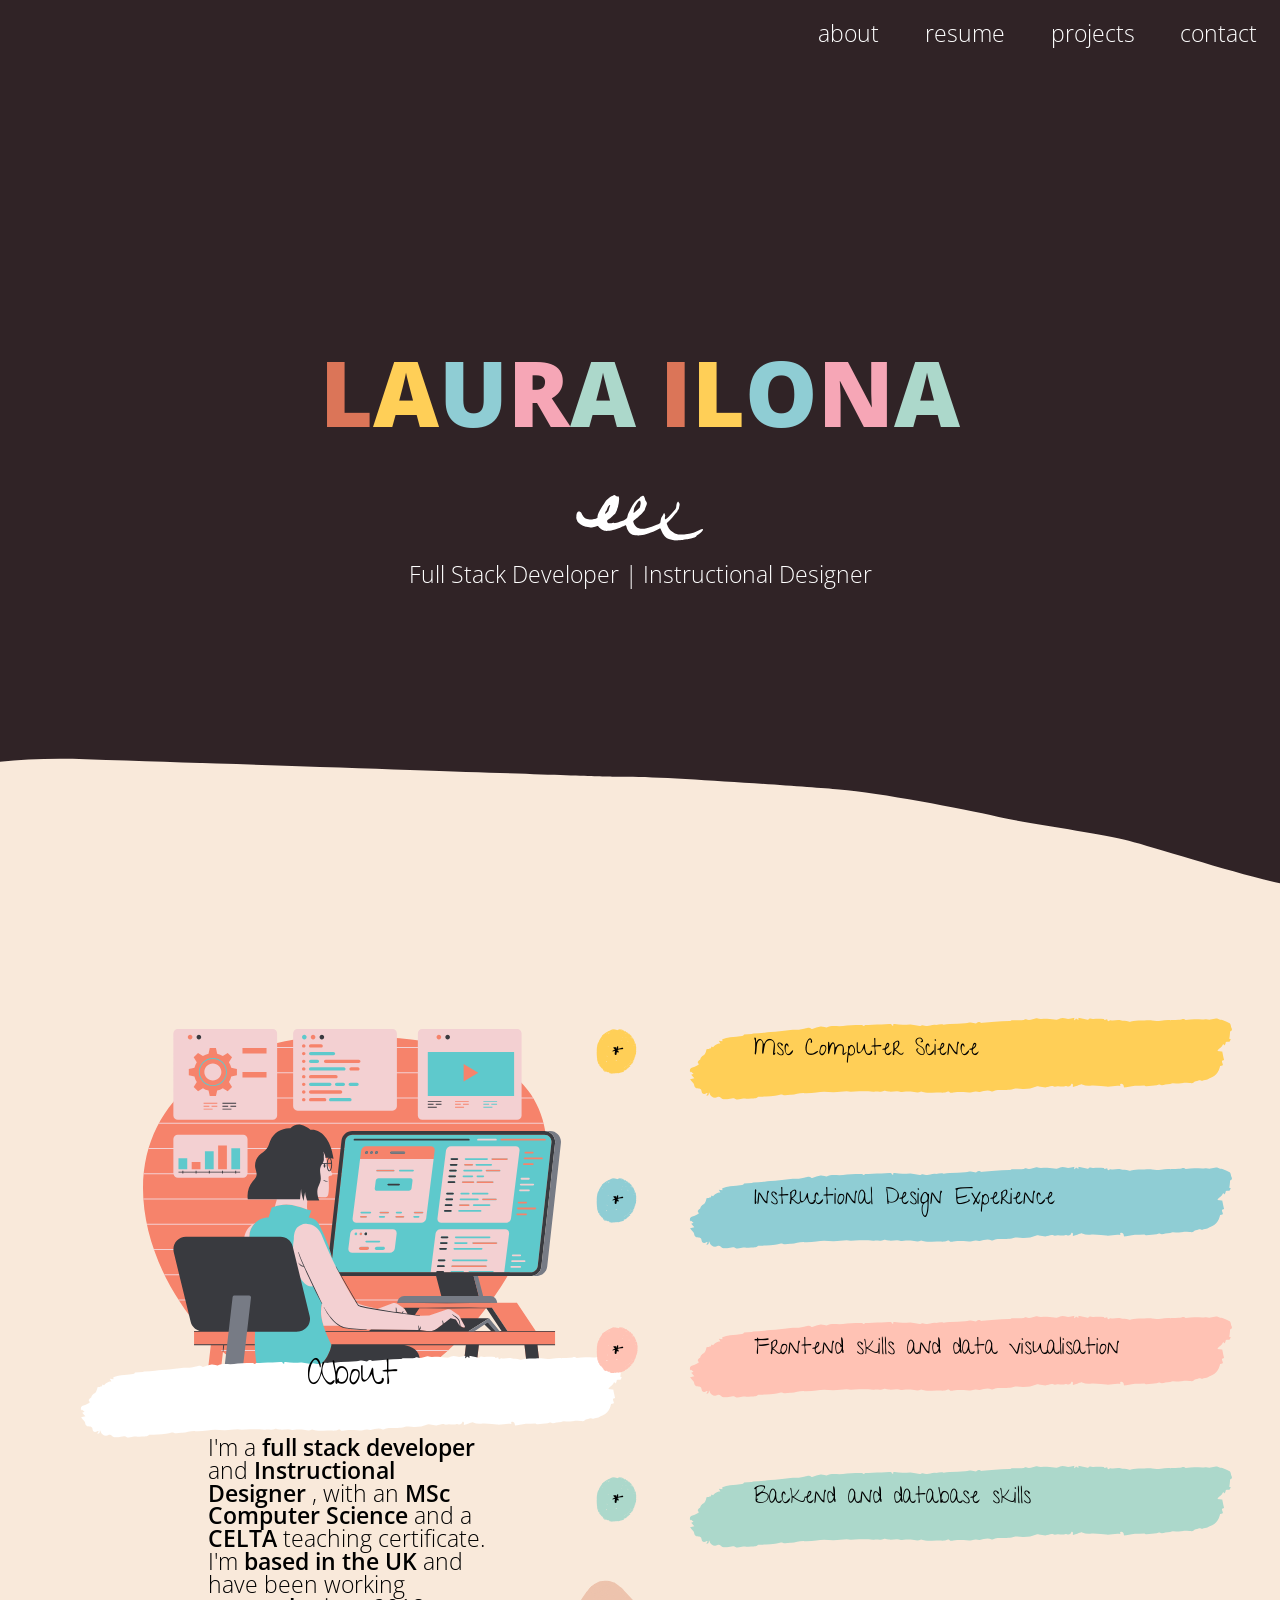
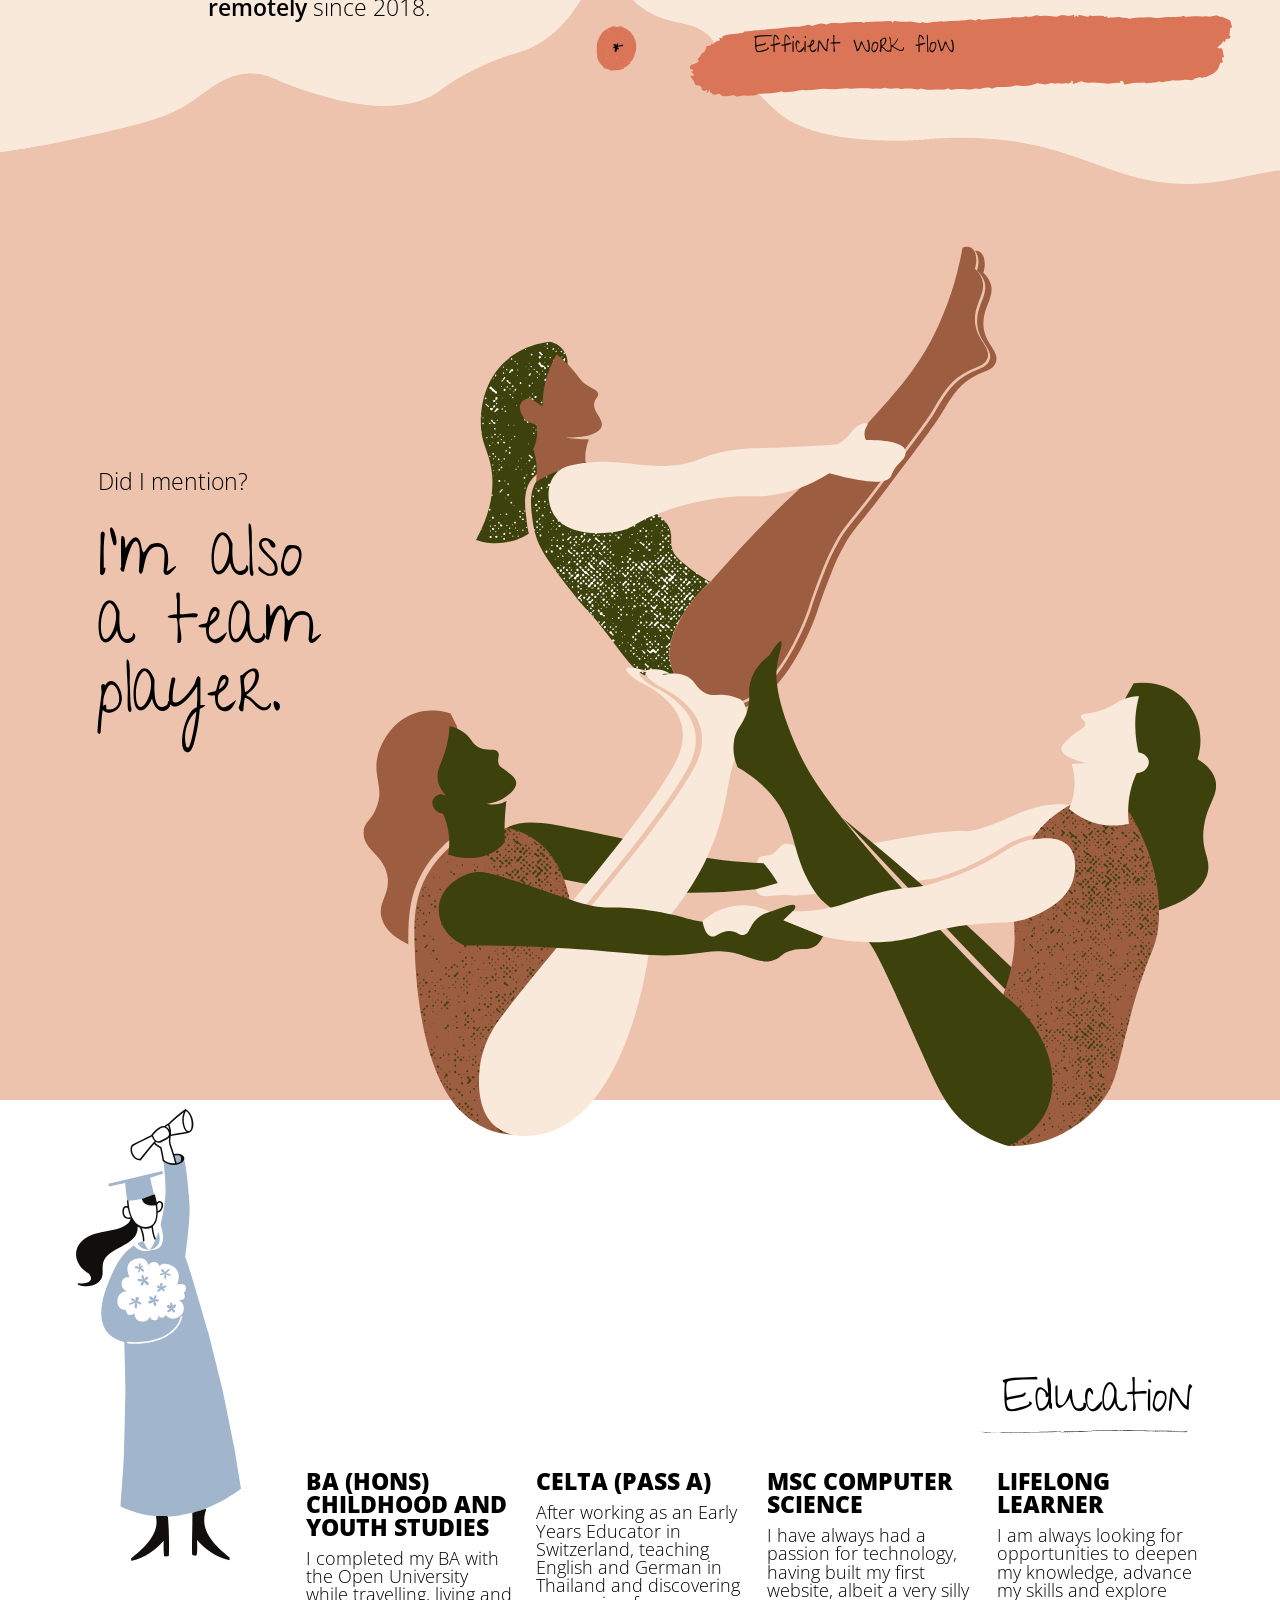
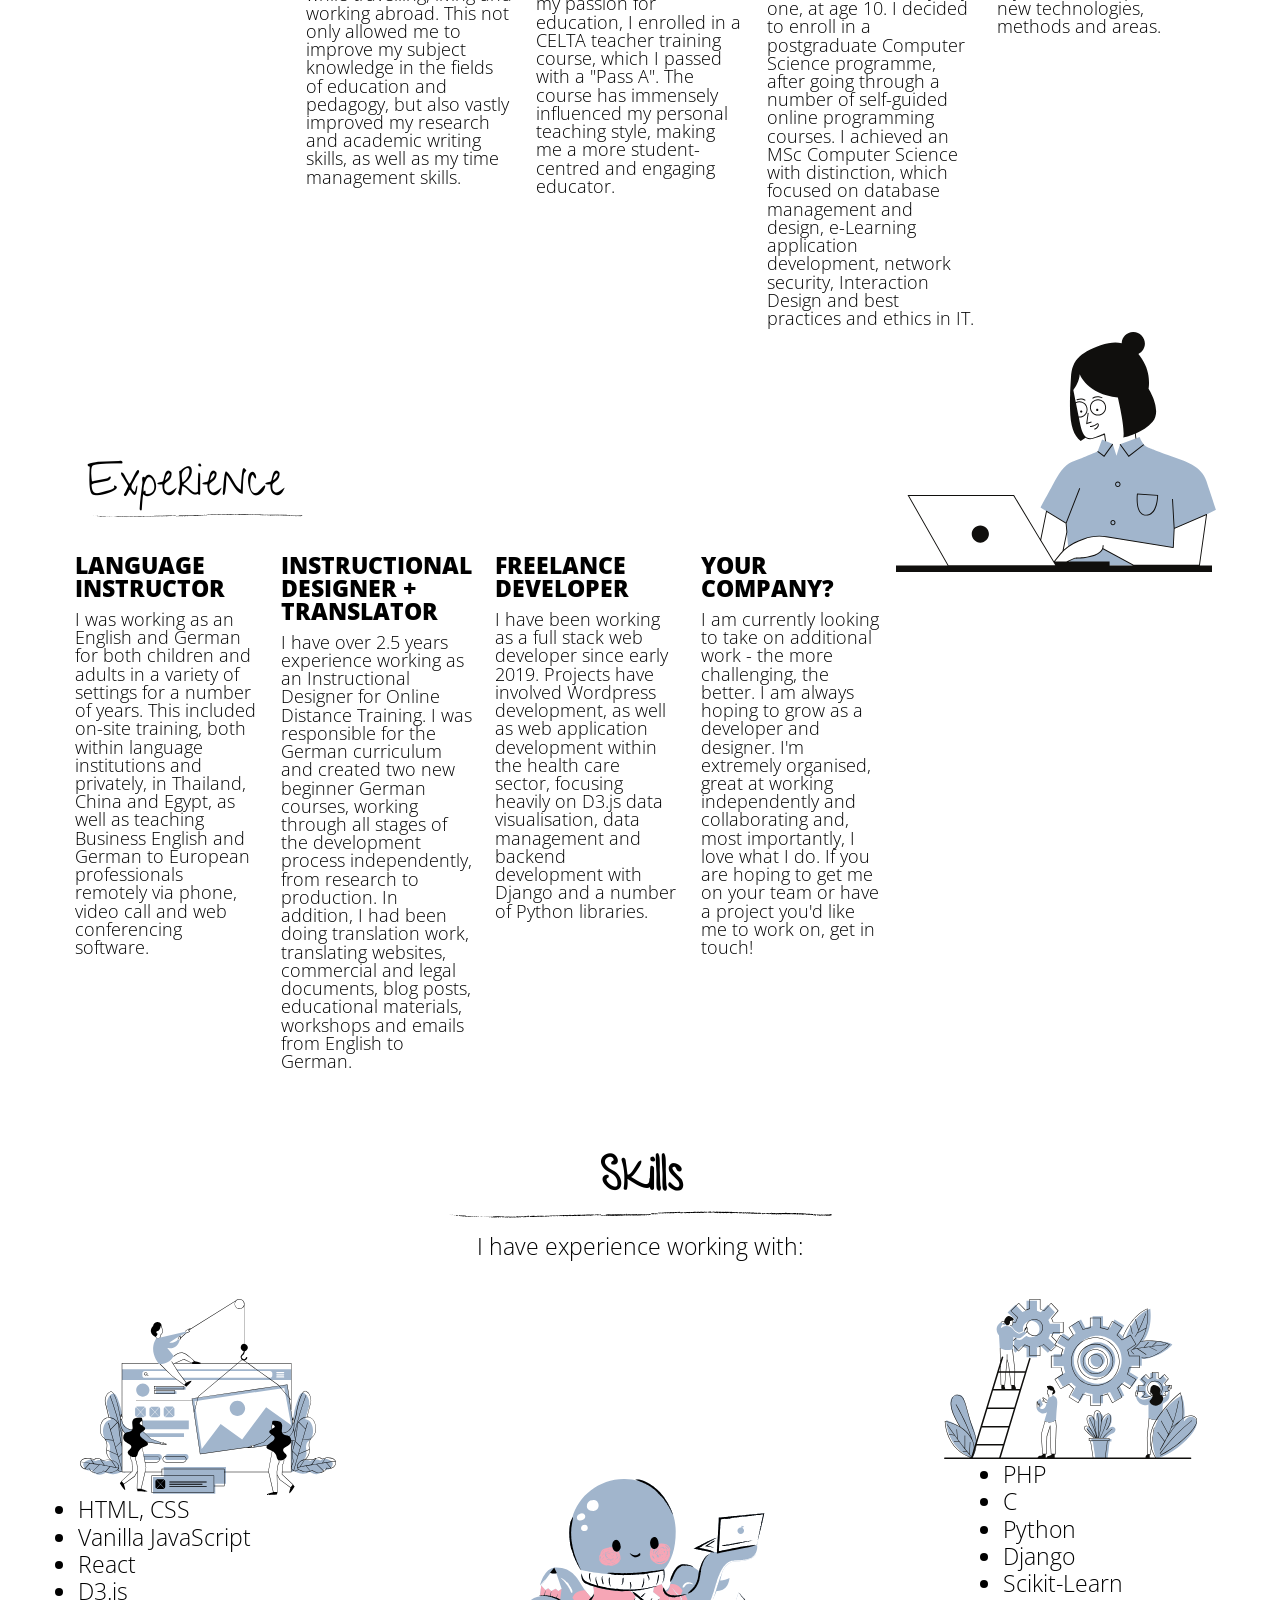
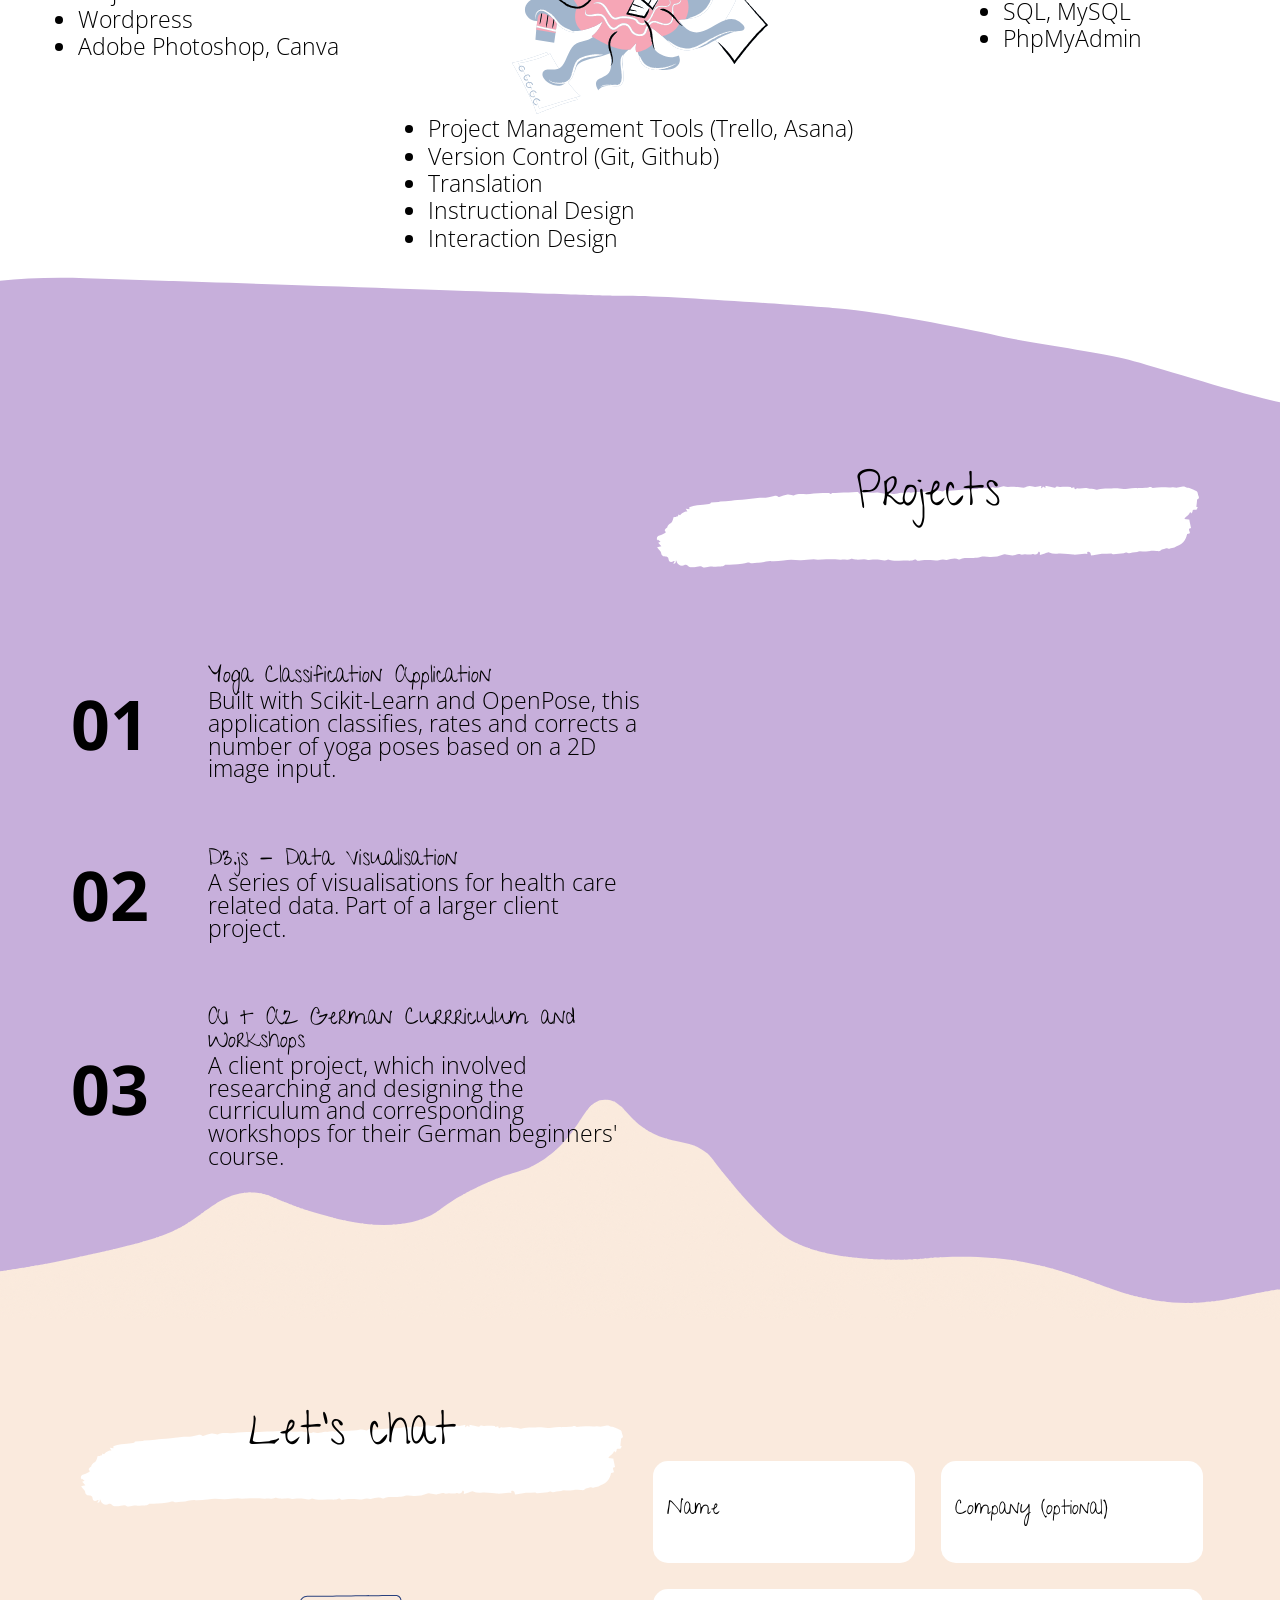
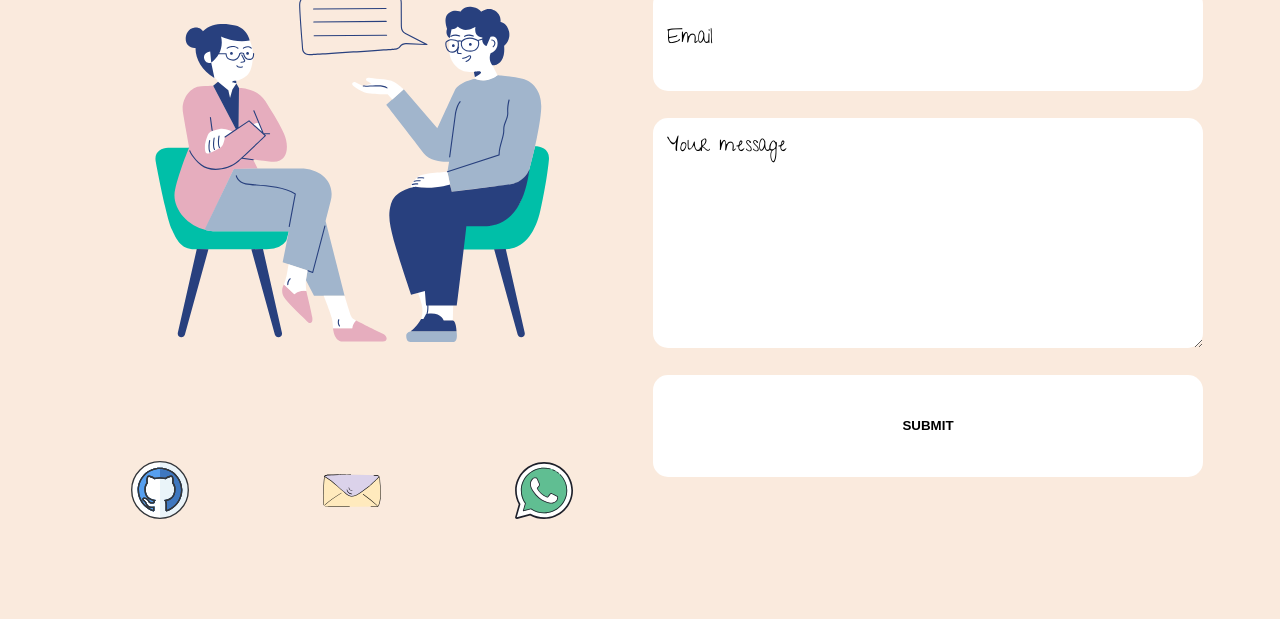
<file: index.html>
<html>
  <head>
    <meta name="viewport" content="width=device-width, initial-scale=1.0">

    <link rel="preconnect" href="https://fonts.gstatic.com">
    <link href="https://fonts.googleapis.com/css2?family=Give+You+Glory&family=Open+Sans:ital,wght@0,300;0,400;0,600;0,700;0,800;1,300;1,400;1,600;1,700;1,800&display=swap" rel="stylesheet">
    <link rel="stylesheet" href="styles.css">
  </head>
  <body>
  <!-- SECTION 1: TITLE AND NAVIGATION -->
  <div class="section-container flex-container" id="section-1">
    <nav><ul>
      <li>about</li>
      <li>resume</li>
      <li>projects</li>
      <li>contact</li>
    </ul></nav>
    <div class="flex-item center-text titel-text">
      <!-- <h1 class="cursive">Portfolio</h1> -->
      <h2 class="multicoloured uppercase"><span>L</span><span>a</span><span>u</span><span>r</span><span>a</span> <span>I</span><span>l</span><span>o</span><span>n</span><span>a</span></h2>
      <div class="titel-image"><img src="images/squiggle.svg"></div>
      <h3>Full Stack Developer | Instructional Designer</h3>
    </div>
      <div class="background-transition"><img src="images/background-transition-1-2.svg"></div>
  </div>
  <!-- SECTION 2.1: ABOUT -->
  <div class="section-container grid-container" id="section-2">
    <div class="about-image-container">
      <img src="images/about-intro.svg" id="about-image">
    </div>
    <div class="section-title"><h2 class="cursive" id="about-title">About</h2><img src="images/paint-background-white.svg"></div>
    <div class="about-text-container">
      <span id="about-text" class="about-text">
        <p>I'm a <em>full stack developer</em>  and <em>Instructional Designer</em> , with an <em>MSc Computer Science</em>  and a <em>CELTA</em> teaching certificate. I'm <em>based in the UK</em> and have been working <em>remotely</em> since 2018.</p>
      </span>
      </div>


    <ul class="about-list cursive">
      <li><span>Msc Computer Science</span><img src="images/paint-background-yellow.svg"></li>
      <li><span>Instructional Design Experience</span><img src="images/paint-background-blue.svg"></li>
      <li><span>Frontend skills and data visualisation</span><img src="images/paint-background-rose.svg"></li>
      <li><span>Backend and database skills</span><img src="images/paint-background-green.svg"></li>
      <li><span>Efficient work flow</span><img src="images/paint-background-red.svg"></li>
    </ul>
    <div class="background-transition"><img src="images/transition-2-3.svg"></div>
  </div>
  <!-- SECTION 2.2: TEAMPLAYER -->
  <div class="section-container grid-container" id="section-3">
    <div class="text-container">
      <h3>Did I mention?</h3>
      <h3 class="cursive title">I'm also a team player.</h3>
    </div>
    <div class="image-container"><img src="images/team-player.svg"></div>
  </div>
  <!-- SECTION 3.1: RESUME - EDUCATION -->
  <div class="section-container grid-container" id="section-4">
    <div class="resume-title-container">
      <h2 class="cursive">Education</h2>
      <img src="images/line.svg" class="line-underlined">
    </div>
      <div class="resume-section"><img src="images/education.svg" class="resume-section-large-image"></div>
      <div class="resume-section">
        <h3 class="uppercase">BA (Hons) Childhood and Youth Studies</h3>
        <p>I completed my BA with the Open University while travelling, living and working abroad. This not only allowed me to improve my subject knowledge in the fields of education and pedagogy, but also vastly improved my research and academic writing skills, as well as my time management skills.</p>
      </div>
      <div class="resume-section">
        <h3 class="uppercase">CELTA (Pass A)</h3>
        <p>After working as an Early Years Educator in Switzerland, teaching English and German in Thailand and discovering my passion for education, I enrolled in a CELTA teacher training course, which I passed with a "Pass A". The course has immensely influenced my personal teaching style, making me a more student-centred and engaging educator.</p>
      </div>
      <div class="resume-section">
        <h3 class="uppercase">MSc Computer Science</h3>
        <p>I have always had a passion for technology, having built my first website, albeit a very silly one, at age 10. I decided to enroll in a postgraduate Computer Science programme, after going through a number of self-guided online programming courses. I achieved an MSc Computer Science with distinction, which focused on database management and design, e-Learning application development, network security, Interaction Design and best practices and ethics in IT.</p>
      </div>
      <div class="resume-section">
        <h3 class="uppercase">Lifelong Learner</h3>
        <p>I am always looking for opportunities to deepen my knowledge, advance my skills and explore new technologies, methods and areas.</p>
      </div>
  </div>
  <!-- SECTION 3.2: RESUME - EXPERIENCE -->
  <div class="section-container grid-container" id="section-5">
    <div class="resume-title-container">
      <h2 class="cursive">Experience</h2>
      <img src="images/line.svg" class="line-underlined">
    </div>
    <div class="experience-image-container"><img src="images/work-experience.svg" class="resume-section-small-image"></div>
    <div class="resume-section">
      <h3 class="uppercase">Language Instructor</h3>
      <p>I was working as an English and German for both children and adults in a variety of settings for a number of years. This included on-site training, both within language institutions and privately, in Thailand, China and Egypt, as well as teaching Business English and German to European professionals remotely via phone, video call and web conferencing software. </p>
    </div>
    <div class="resume-section">
      <h3 class="uppercase">Instructional Designer + Translator</h3>
      <p>I have over 2.5 years experience working as an Instructional Designer for Online Distance Training. I was responsible for the German curriculum and created two new beginner German courses, working through all stages of the development process independently, from research to production. In addition, I had been doing translation work, translating websites, commercial and legal documents, blog posts, educational materials, workshops and emails from English to German.</p>
    </div>
    <div class="resume-section">
      <h3 class="uppercase">Freelance Developer</h3>
      <p>I have been working as a full stack web developer since early 2019. Projects have involved Wordpress development, as well as web application development within the health care sector, focusing heavily on D3.js data visualisation, data management and backend development with Django and a number of Python libraries.</p>
    </div>
    <div class="resume-section">
      <h3 class="uppercase">Your company?</h3>
      <p>I am currently looking to take on additional work - the more challenging, the better. I am always hoping to grow as a developer and designer. I'm extremely organised, great at working independently and collaborating and, most importantly, I love what I do. If you are hoping to get me on your team or have a project you'd like me to work on, get in touch!</p>
    </div>


  </div>
  <!-- SECTION 3.3: RESUME - SKILLS -->
  <div class="section-container grid-container" id="section-6">
    <div class="skills-title">
      <h2 class="cursive">Skills</h2>
      <img src="images/line.svg" class="line-underlined">
      <h3>I have experience working with:</h3>
    </div>
    <div class="skills-section skills-left">
      <img src="images/skills-frontend.svg">
      <ul class="bullet-points">
        <li>HTML, CSS</li>
        <li>Vanilla JavaScript</li>
        <li>React</li>
        <li>D3.js</li>
        <li>Wordpress</li>
        <li>Adobe Photoshop, Canva</li>
      </ul>
    </div>
    <div class="skills-section skills-right">
      <img src="images/skills-backend.svg">
      <ul class="bullet-points">
        <li>PHP</li>
        <li>C</li>
        <li>Python</li>
        <li>Django</li>
        <li>Scikit-Learn</li>
        <li>SQL, MySQL</li>
        <li>PhpMyAdmin</li>
      </ul>
    </div>
    <div class="skills-section skills-offset">
      <img src="images/skills-misc.svg">
      <ul class="bullet-points">
        <li>Project Management Tools (Trello, Asana)</li>
        <li>Version Control (Git, Github)</li>
        <li>Translation</li>
        <li>Instructional Design</li>
        <li>Interaction Design</li>
      </ul>
    </div>
    <div class="background-transition"><img src="images/transition-6-7.svg"></div>
 </div>

  <!-- SECTION 4: PORTFOLIO -->
  <div class="section-container grid-container" id="section-7">
    <div class="section-title"><h2 class="cursive">Projects</h2><img src="images/paint-background-white.svg"></div>
    <ol>
      <li>
        <h3 class="cursive">Yoga Classification Application</h3>
        <p>Built with Scikit-Learn and OpenPose, this application classifies, rates and corrects a number of yoga poses based on a 2D image input.</p>
      </li>
      <li>
        <h3 class="cursive">D3.js - Data Visualisation</h3>
        <p>A series of visualisations for health care related data. Part of a larger client project.</p>
      </li>
      <li>
        <h3 class="cursive">A1 + A2 German Currriculum and Workshops</h3>
        <p>A client project, which involved researching and designing the curriculum and corresponding workshops for their German beginners' course.</p>
      </li>
    </ol>
    <div class="background-transition"><img src="images/transition-7-8.svg"></div>
  </div>
  <!-- SECTION 5: CONTACT -->
  <div class="section-container grid-container" id="section-8">
    <div class="section-title"><h2 class="cursive">Let's chat</h2><img src="images/paint-background-white.svg"></div>
    <div class="image-container"><img src="images/lets-chat.svg"></div>
    <div class="contact-icon"><img src="images/whatsapp.svg"></div>
    <div class="contact-icon"><img src="images/github.svg"></div>
    <div class="contact-icon"><img src="images/email.svg"></div>
      <input type="text" id="contact-name" name="name" placeholder="Name" class="cursive">
      <input type="email" id="contact-email" name="email" placeholder="Email" class="cursive">
      <input type="text" id="contact-company" name="company" placeholder="Company (optional)" class="cursive">
      <textarea name="message" id="contact-message" rows="4" placeholder="Your message" class="cursive"></textarea>
      <button id="contact-submit">Submit</button>
  </div>
  <script src="scripts.js"></script>
  </body>
</html>
</file>
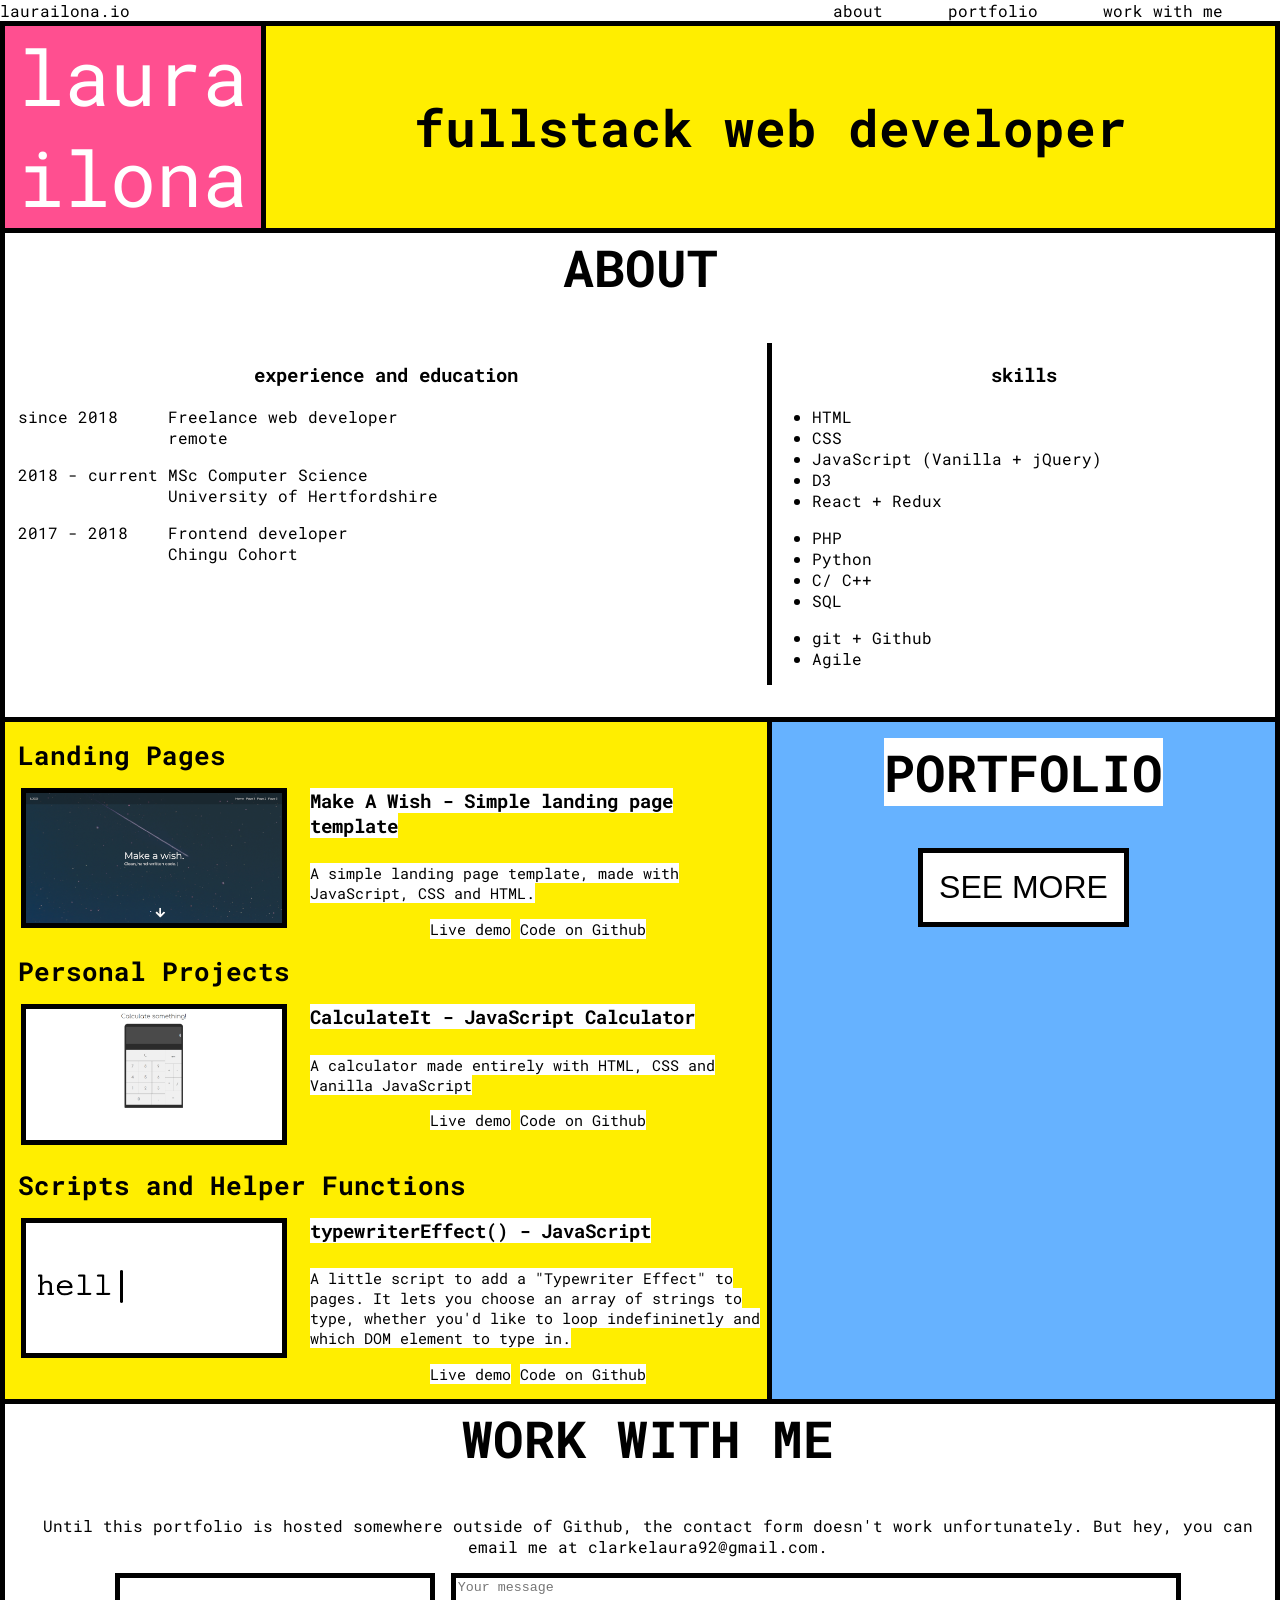
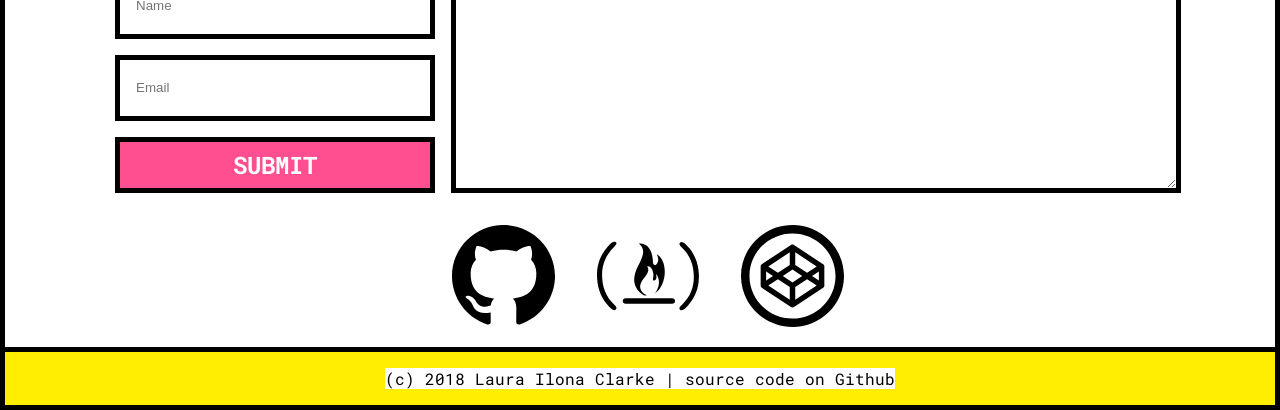
<file: portfolio-2018/index.html>
<!DOCTYPE html>
<html>
	<head>
		<meta charset="utf-8">
		<meta name="viewport" content="width=device-width,initial-scale=1.0">
		<title>laura ilona</title>
    <link href="https://fonts.googleapis.com/css?family=Roboto+Mono|VT323" rel="stylesheet">
		<link rel="stylesheet" type="text/css" href="styles/style.css">
		<link rel="stylesheet" type="text/css" href="styles/typewriter.css">
	</head>
	<body>
    <header id="top">
      <div class="navigation-container">
        <div class="logo"><a href="#top">laurailona.io</a></div>
				<div class="top-nav-container">
				<button class="menu-container" id="show-menu-button">
  				<span class="menu-icon"></span>
  				<span class="menu-icon"></span>
  				<span class="menu-icon"></span>
				</button>
        <nav class="top-nav" id="top-nav">
          <ul>
            <li><a href="#about">about</a></li>
            <li><a href="#portfolio">portfolio</a></li>
            <li><a href="#hire-me">work with me</a></li>
          </ul>
      </nav>
		</div>
    </div>
    <div class="header">
      <div class="header-name">
        laura
        ilona
      </div>
      <div class="header-intro">
        <div class="web-dev">
          <h2>fullstack web developer</h2>
        </div>
      </div>
    </div>
    </header>
    <main>
      <section class="about" id="about">
        <h2>ABOUT</h2>
				<p class="intro-text-mobile">Hello there. I'm Laura and I'm a frontend web developer with backend knowledge. I'm passionate about JavaScript, clean code and creative UI.</p>
        <div class="cv">
          <div class="cv-experience">
            <h3>experience and education</h2>
              <div class="cv-row">
                <div class="cv-year">since 2018</div>
                <div class="cv-content">
									Freelance web developer<br>
									remote
								</div>
              </div>
              <div class="cv-row">
                <div class="cv-year">2018 - current</div>
                <div class="cv-content">
									MSc Computer Science<br>
									University of Hertfordshire</div>
              </div>
              <div class="cv-row">
                <div class="cv-year">2017 - 2018</div>
                <div class="cv-content">
									Frontend developer<br>
									Chingu Cohort</div>
              </div>
          </div>
          <div class="cv-skills">
            <h3>skills</h3>
            <ul>
              <li>HTML</li>
              <li>CSS</li>
              <li>JavaScript (Vanilla + jQuery)</li>
							<li>D3</li>
              <li>React + Redux</li>
            </ul>
            <ul>
              <li>PHP</li>
							<li>Python</li>
							<li>C/ C++</li>
              <li>SQL</li>
            </ul>
            <ul>
              <li>git + Github</li>
              <li>Agile</li>
            </ul>          </div>
        </div>
      </section>
      <section class="portfolio" id="portfolio">
				<div class="mobile-portfolio-button"><a href="portfolio.html"><span class="white-highlight">SEE MORE</span></a></div>
				<div class="portfolio-content">
					<div class="portfolio-content-container">
          <h3>Landing Pages</h3>
          <div class="portfolio-section">
						<div class="portfolio-image"><img src="images/makeawish-small.png" alt="placeholder"></div>
						<div class="portfolio-text">
							<h4><span class="white-highlight">Make A Wish - Simple landing page template</span></h4>
							<p><span class="white-highlight">A simple landing page template, made with JavaScript, CSS and HTML.</span></p>
							<p class="portfolio-links"><a href="https://laurailona.github.io/make_a_wish/" target="_blank"><span class="white-highlight">Live demo</span></a> <a href="https://github.com/laurailona/make_a_wish/" target="_blank"><span class="white-highlight"> Code on Github</span></a></p></div>
					</div>
				</div>
				<div class="portfolio-content-container">
          <h3>Personal Projects</h3>
          <div class="portfolio-section">
						<div class="portfolio-image"><img src="images/calculator-small.png" alt="placeholder"></div>
						<div class="portfolio-text">
							<h4><span class="white-highlight">CalculateIt - JavaScript Calculator</span></h4>
							<p><span class="white-highlight">A calculator made entirely with HTML, CSS and Vanilla JavaScript</span></p>
							<p class="portfolio-links"><a href="http://laurailona.github.io/calculator" target="_blank"><span class="white-highlight">Live demo</span></a> <a href="https://github.com/laurailona/calculator" target="_blank"><span class="white-highlight"> Code on Github</span></a></p></div>
					</div>
        </div>
				<div class="portfolio-content-container">
          <h3>Scripts and Helper Functions</h3>
          <div class="portfolio-section">
						<div class="portfolio-image"><img src="images/typewriter.gif" alt="placeholder"></div>
						<div class="portfolio-text">
							<h4><span class="white-highlight">typewriterEffect() - JavaScript</span></h4>
							<p><span class="white-highlight">A little script to add a "Typewriter Effect" to pages. It lets you choose an array of strings to type, whether you'd like to loop indefininetly and which DOM element to type in. </span></p>
						<p class="portfolio-links"><a href="#" target="_blank"><span class="white-highlight">Live demo</span></a> <span class="white-highlight"> Code on Github</span></p></div>
					</div>
        </div>
			</div>
        <div class="portfolio-title">
          <div class="portfolio-title-container">
						<h2><span class="white-highlight">PORTFOLIO</span></h2>
						<a href="portfolio.html"><button class="full-portfolio-button">SEE MORE</button></a>
					</div>
        </div>
      </section>
      <section class="hire-me" id="hire-me">
				<h2>WORK WITH ME</h2>
				<p>Until this portfolio is hosted somewhere outside of Github, the contact form doesn't work unfortunately. But hey, you can email me at <a href="mailto:clarkelaura92@gmail.com">clarkelaura92@gmail.com</a>.</p>
				<div class="form-container">
					<form class="contact-form" action="#" method="POST">
						<div class="contact-form-left">
							<input type="text" placeholder="Name" name="name">
							<input type="text" placeholder="Email" name="email">
							<button type="submit" name="Submit" value="submit">SUBMIT</button>
						</div>
						<div class="contact-form-right">
							<textarea placeholder="Your message"></textarea>
						</div>
					</form>
				</div>
				<a href="https://github.com/laurailona" target="_blank"><img src="images/github-logo.svg" alt="Github Logo" class="social-media-logo"></a>
				<a href="https://www.freecodecamp.org/laurailona" target="_blank"><img src="images/freecodecamp.svg" alt="Freecodecamp Logo" class="social-media-logo"></a>
				<a href="https://codepen.io/laurailona" target="_blank"><img src="images/codepen-logo.svg" alt="CodePen Logo" class="social-media-logo"></a>
			</section>
    </main>
    <footer>
			<p><span class="white-highlight">(c) 2018 Laura Ilona Clarke | source code on Github</span></p>
    </footer>
		<script src="https://ajax.googleapis.com/ajax/libs/jquery/3.3.1/jquery.min.js"></script>
		<script src="scripts/typewriter.js"></script>
	 <script src="scripts/main.js"></script>
	</body>
</html>
</file>
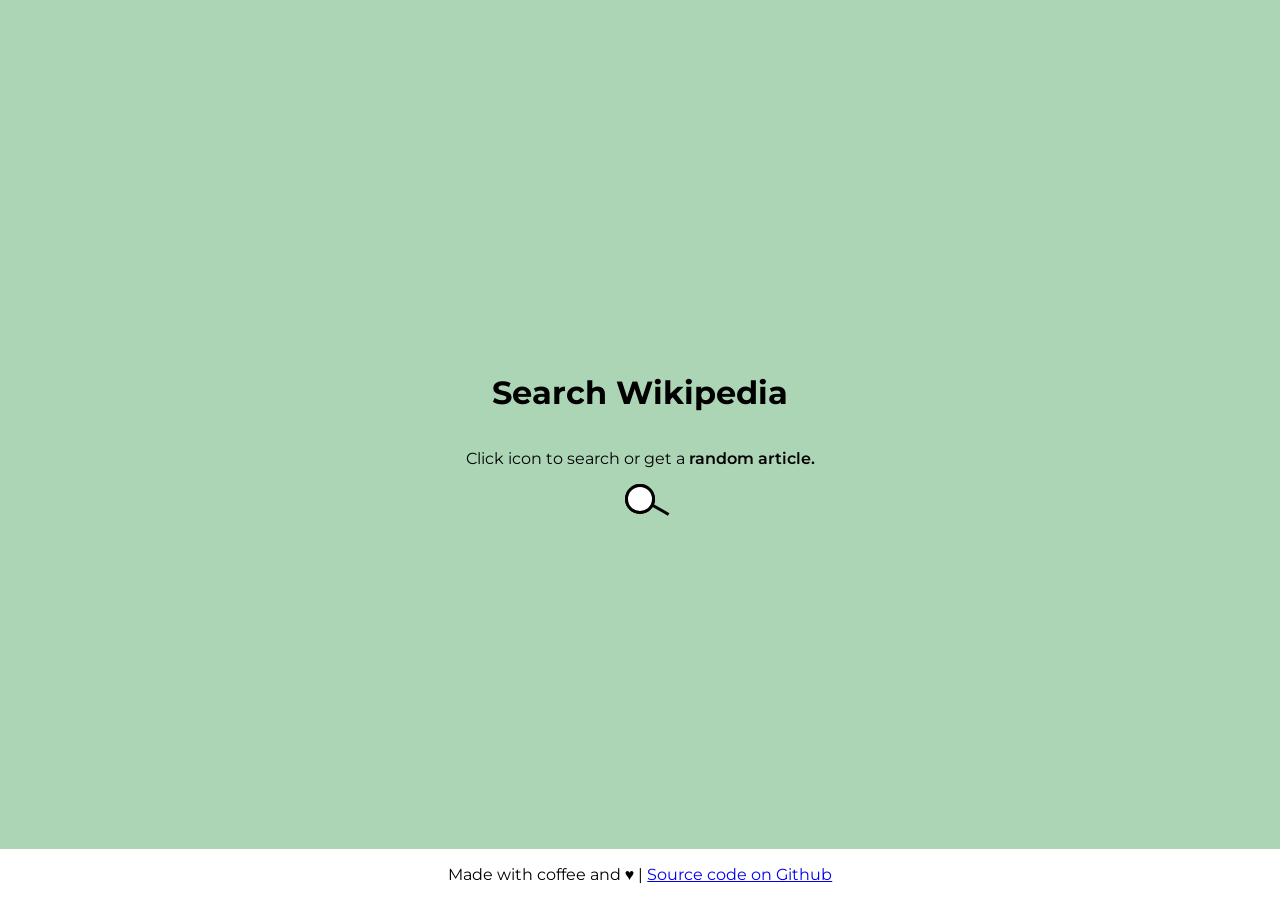
<file: portfolio-2018/projects/wikipedia-viewer/index.html>
<!DOCTYPE html>
<html>
	<head>
		<meta charset="utf-8">
		<meta name="viewport" content="width=device-width,initial-scale=1.0">
		<title>Wikipedia Viewer</title>
    <link href="https://fonts.googleapis.com/css?family=Montserrat" rel="stylesheet">
		<link rel="stylesheet" type="text/css" href="styles/style.css">
	</head>
	<body>
    <main class="container">
      <h1>Search Wikipedia</h1>
      <p>Click icon to search or get a <a href="https://en.wikipedia.org/wiki/Special:Random" class="random-article" target="_blank">random article.</a></p>
      <div class="search-form">
        <button class="search-icon" id="search-icon"></button>
          <input type="text" class="search-bar" id="search-bar">
        <button class="hide-search-bar" id="close-button">x</button>
      </div>
      <div id="search-results" class="search-results">
      </div>
    </main>
    <footer>
      <p>Made with coffee and ♥ | <a href="https://github.com/laurailona/laurailona.github.io/tree/master/projects/wikipedia-viewer" target="_blank">Source code on Github</a></p>
    </footer>
    <script src="https://ajax.googleapis.com/ajax/libs/jquery/3.3.1/jquery.min.js"></script>
    <script src="scripts/main.js"></script>
  </body>
</html>
</file>
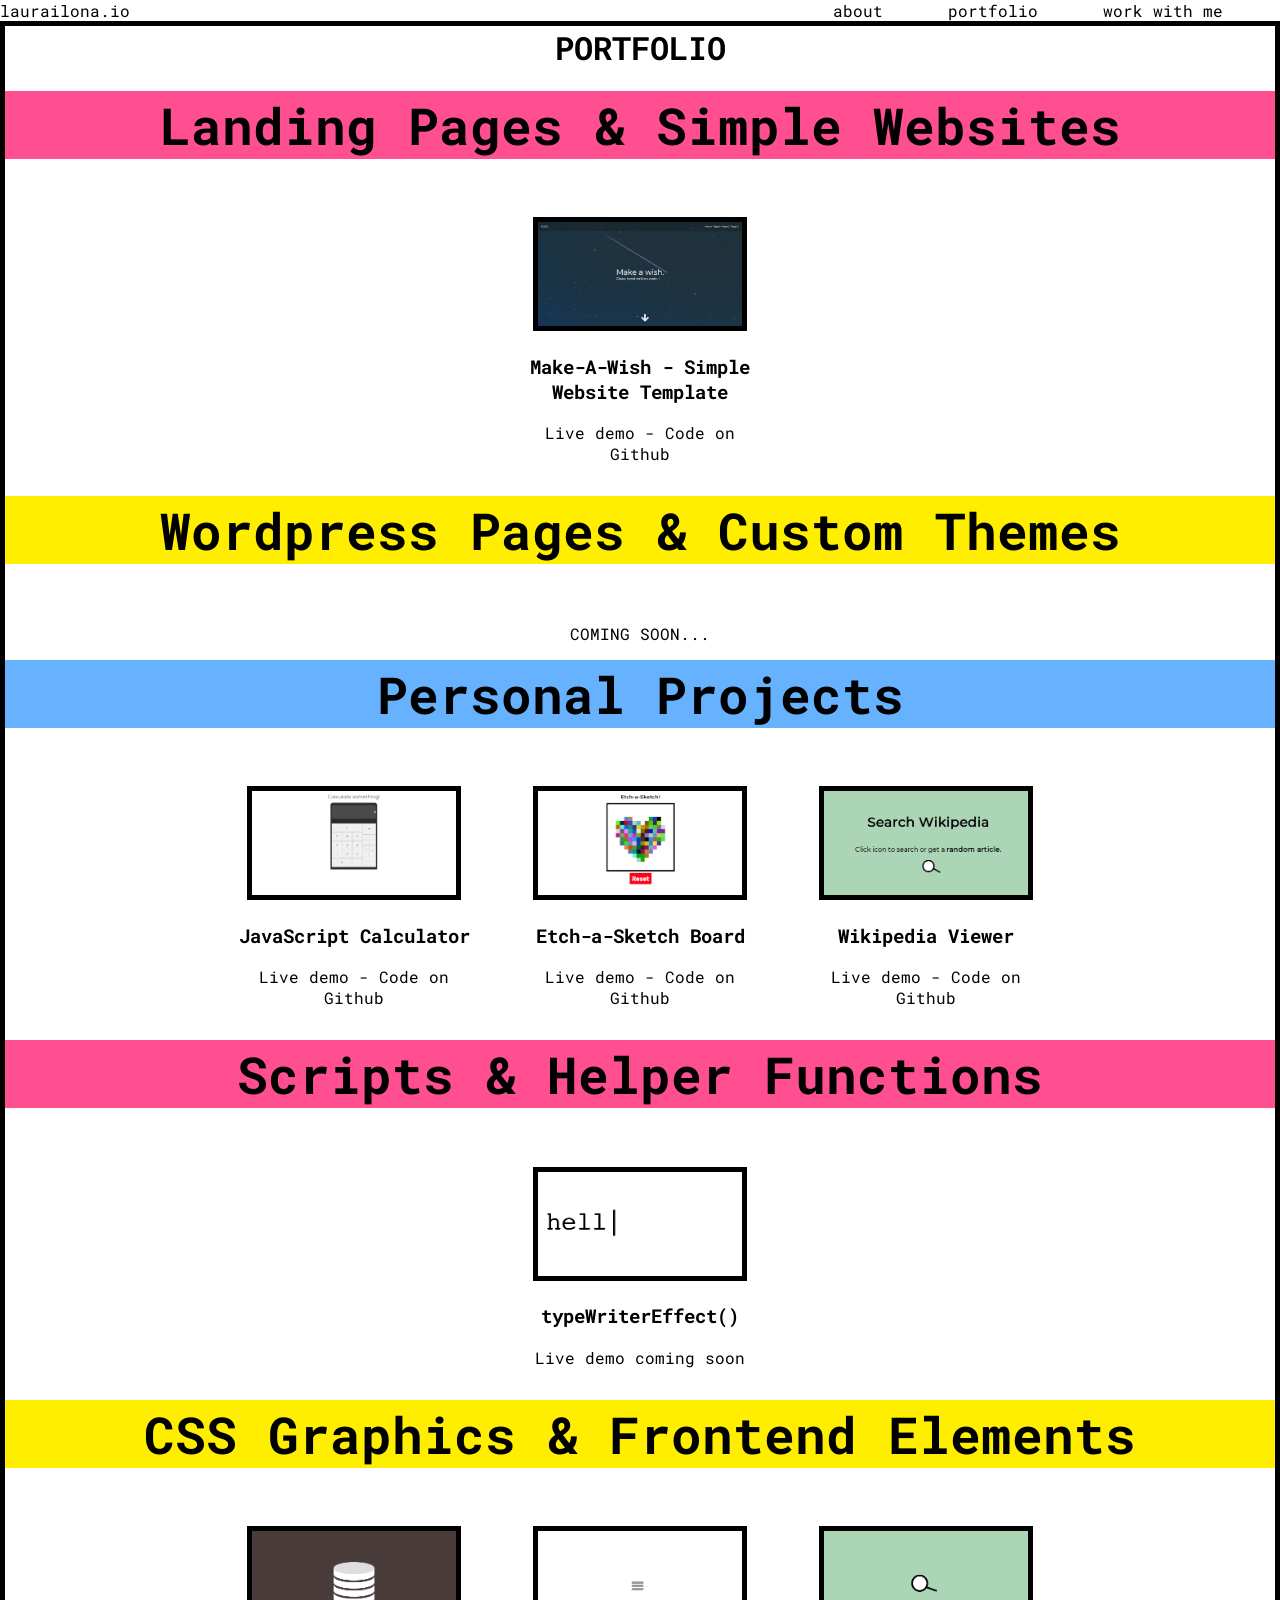
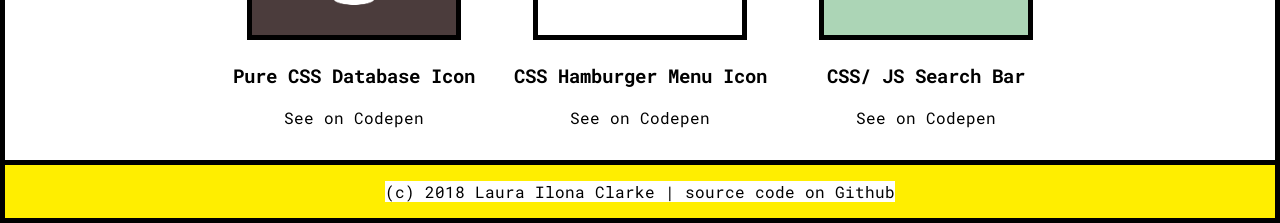
<file: portfolio-2018/portfolio.html>
<!DOCTYPE html>
<html>
	<head>
		<meta charset="utf-8">
		<meta name="viewport" content="width=device-width,initial-scale=1.0">
		<title>laura ilona</title>
    <link href="https://fonts.googleapis.com/css?family=Roboto+Mono|VT323" rel="stylesheet">
		<link rel="stylesheet" type="text/css" href="styles/style.css">
		<link rel="stylesheet" type="text/css" href="styles/portfolio.css">
		<link rel="stylesheet" type="text/css" href="styles/typewriter.css">
	</head>
	<body>
    <header id="top">
      <div class="navigation-container">
        <div class="logo"><a href="index.html">laurailona.io</a></div>
				<div class="top-nav-container">
				<button class="menu-container" id="show-menu-button">
  				<span class="menu-icon"></span>
  				<span class="menu-icon"></span>
  				<span class="menu-icon"></span>
				</button>
        <nav class="top-nav" id="top-nav">
          <ul>
            <li><a href="index.html#about">about</a></li>
            <li><a href="#top">portfolio</a></li>
            <li><a href="index.html#hire-me">work with me</a></li>
          </ul>
      </nav>
		</div>
    </div>
    <main>
      <h1>PORTFOLIO</h1>
			<h2 class="pink-highlighted">Landing Pages & Simple Websites</h2>
			<div class="full-portfolio-section">
				<div class="portfolio-item">
					<img src="images/makeawish-small.png" alt="Simple website template - Screenhot">
					<h3>Make-A-Wish - Simple Website Template</h3>
					<p><a href="https://laurailona.github.io/make_a_wish/" target="_blank">Live demo</a> - <a href="https://github.com/laurailona/make_a_wish/" target="_blank">Code on Github</a></p>
				</div>
			</div>
			<h2 class="yellow-highlighted">Wordpress Pages & Custom Themes</h2>
			<div class="full-portfolio-section">
				<p>COMING SOON...</p>
				</div>
			</div>
			<h2 class="blue-highlighted">Personal Projects</h2>
			<div class="full-portfolio-section">
				<div class="portfolio-item">
					<img src="images/calculator-small.png" alt="Javascript Calculator Screenshot">
					<h3>JavaScript Calculator</h3>
					<p><a href="https://laurailona.github.io/calculator/" target="_blank">Live demo</a> - <a href="https://github.com/laurailona/calculator/" target="_blank">Code on Github</a></p>
				</div>
				<div class="portfolio-item">
					<img src="images/etch-a-sketch.png" alt="Etch-a-Sketch Screenshot">
					<h3>Etch-a-Sketch Board</h3>
					<p><a href="https://laurailona.github.io/etch_a_sketch/" target="_blank">Live demo</a> - <a href="https://github.com/laurailona/etch_a_sketch/" target="_blank">Code on Github</a></p>
				</div>
				<div class="portfolio-item">
					<img src="images/wikipedia-viewer.png" alt="Wikipedia Viewer Screenshot">
					<h3>Wikipedia Viewer</h3>
					<p><a href="https://laurailona.github.io/projects/wikipedia-viewer" target="_blank">Live demo</a> - <a href="https://github.com/laurailona/laurailona.github.io/tree/master/projects/wikipedia-viewer" target="_blank">Code on Github</a></p>
				</div>
			</div>
			<h2 class="pink-highlighted">Scripts & Helper Functions</h2>
			<div class="full-portfolio-section">
				<div class="portfolio-item">
					<img src="images/typewriter.gif">
					<h3>typeWriterEffect()</h3>
					<p>Live demo coming soon</p>
				</div>
			</div>
			<h2 class="yellow-highlighted">CSS Graphics & Frontend Elements</h2>
			<div class="full-portfolio-section">
				<div class="portfolio-item">
					<img src="images/css-database-icon.png">
					<h3>Pure CSS Database Icon</h3>
					<p><a href="https://codepen.io/laurailona/pen/WMaNLE" target="_blank">See on Codepen</a></p>
				</div>
				<div class="portfolio-item">
					<img src="images/css-hamburger-menu.png">
					<h3>CSS Hamburger Menu Icon</h3>
					<p><a href="https://codepen.io/laurailona/pen/PQdMNm" target="_blank">See on Codepen</a></p>
				</div>
				<div class="portfolio-item">
					<img src="images/css-search-bar.png">
					<h3>CSS/ JS Search Bar</h3>
					<p><a href="https://codepen.io/laurailona/pen/VXPqmZ" target="_blank">See on Codepen</a></p>
				</div>
			</div>
    </main>

        <footer>
			<p><span class="white-highlight">(c) 2018 Laura Ilona Clarke | source code on Github</span></p>
    </footer>
	 <script src="scripts/portfolio.js"></script>
	</body>
</html>
</file>
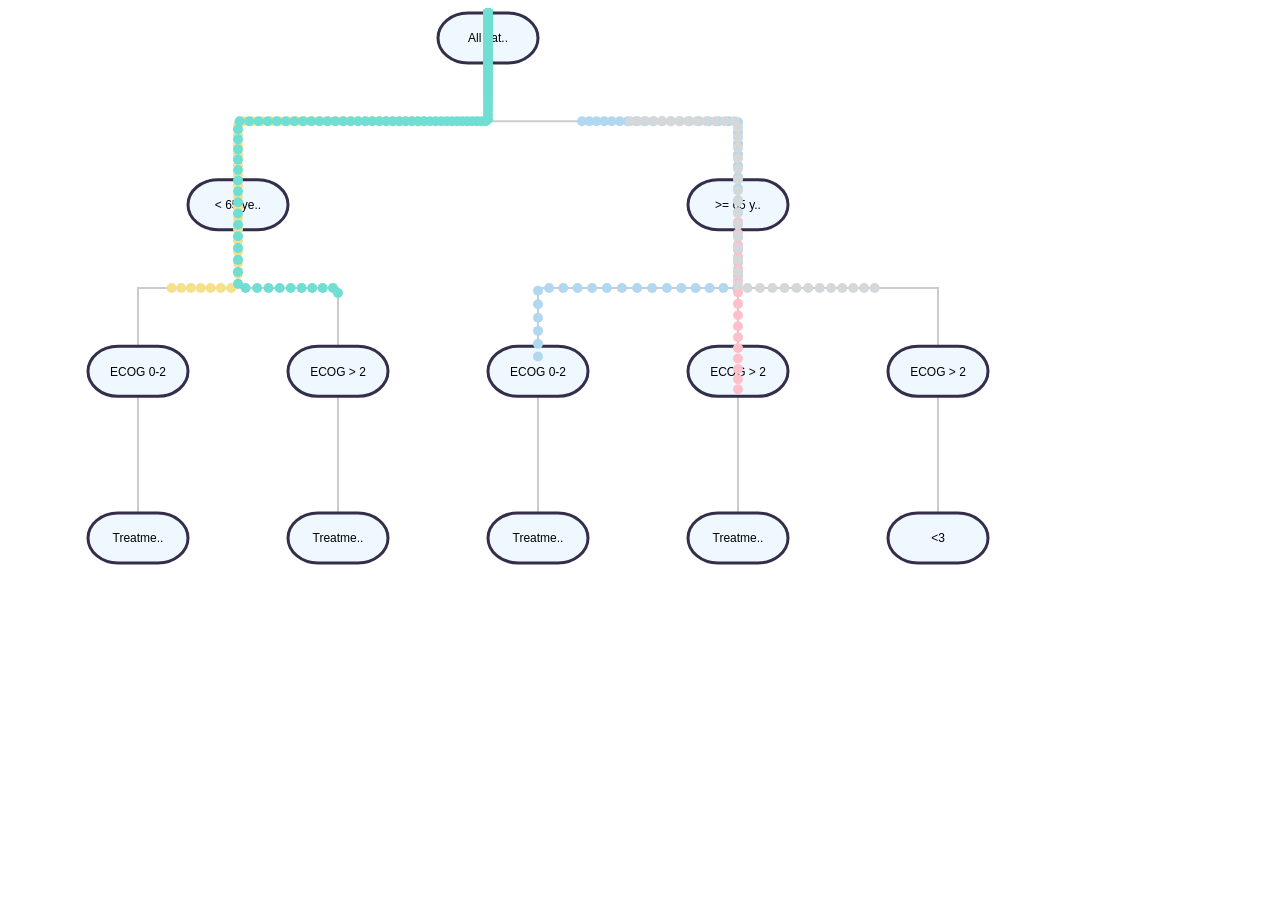
<file: portfolio-2018/pharm_graph_protos/graph-protos/decision_tree.html>
<!DOCTYPE html>
<html>
  <head>
    <meta charset="UTF-8">
  <meta name="viewport" content="width=device-width,initial-scale=1">
    <title>title</title>
    <link href="https://fonts.googleapis.com/css?family=Raleway&display=swap" rel="stylesheet">
  <link rel="stylesheet" href="styles/decision_tree.css?v1.4" type="text/css">
  <script src="D3/d3.js"></script>
  </head>
  <body>
    <div id="canvas"></div>
    <script src="scripts/decision_tree.js?v1.1" type="text/javascript"></script>
  </body>
</html>
</file>
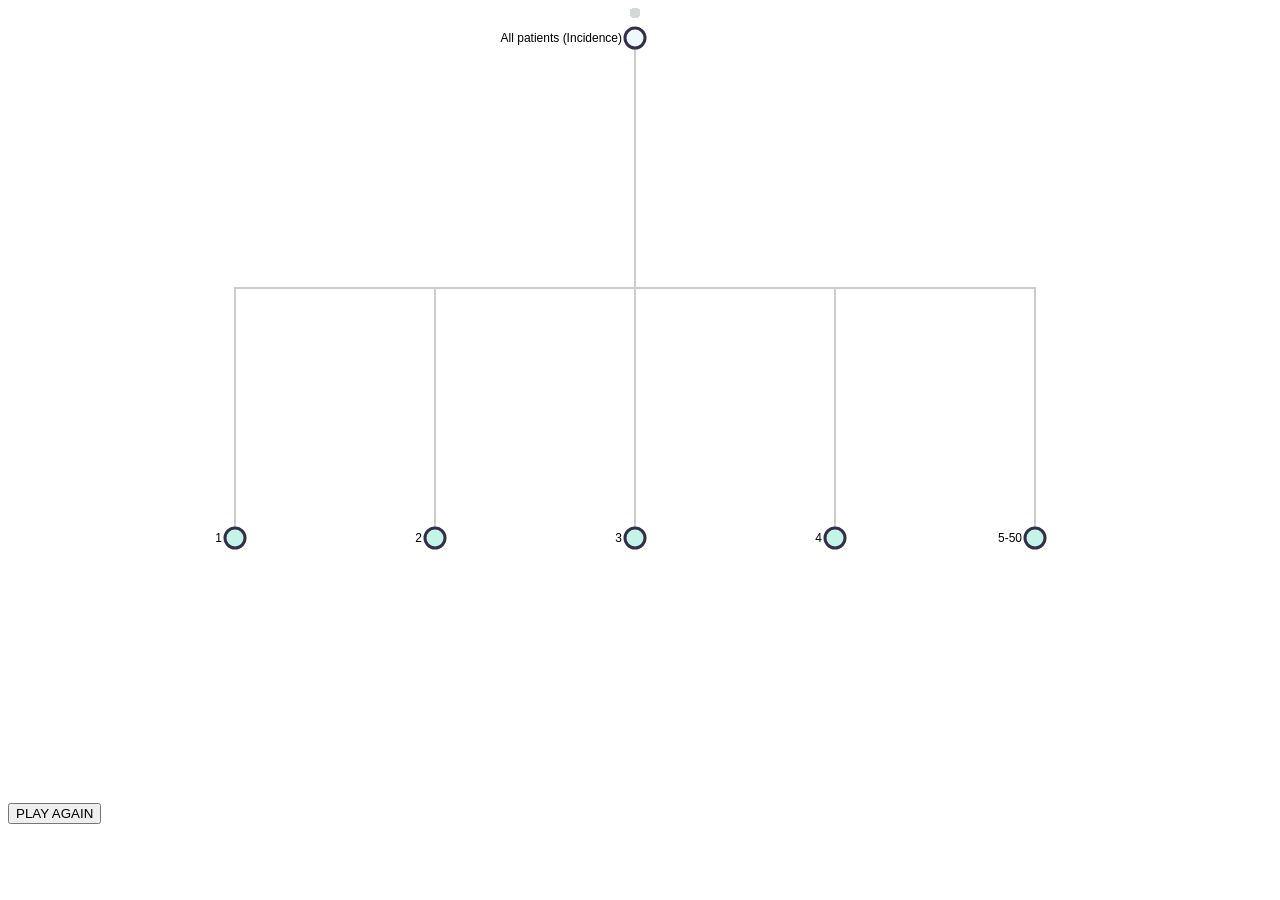
<file: portfolio-2018/pharm_graph_protos/graph-protos/decision_tree_collapsible.html>
<!DOCTYPE html>
<html>
  <head>
    <meta charset="UTF-8">
  <meta name="viewport" content="width=device-width,initial-scale=1">
    <title>title</title>
    <link href="https://fonts.googleapis.com/css?family=Raleway&display=swap" rel="stylesheet">
  <link rel="stylesheet" href="styles/decision_tree_collapsible.css?v1.1" type="text/css">
  <script src="D3/d3.js"></script>
  </head>
  <body>
    <div id="canvas"></div>
    <button id="play-again" onclick="updateBalls()">PLAY AGAIN</button>
    <script src="scripts/decision_tree_collapsible.js?v1.1" type="text/javascript"></script>
  </body>
</html>
</file>
<file: styles.css>
/*******************************/
/************ GLOBAL **********/    
/*****************************/

html, body, div, span, applet, object, iframe,
h1, h2, h3, h4, h5, h6, p, blockquote, pre,
a, abbr, acronym, address, big, cite, code,
del, dfn, em, img, ins, kbd, q, s, samp,
small, strike, strong, sub, sup, tt, var,
b, u, i, center,
dl, dt, dd, ol, ul, li,
fieldset, form, label, legend,
table, caption, tbody, tfoot, thead, tr, th, td,
article, aside, canvas, details, embed,
figure, figcaption, footer, header, hgroup,
menu, nav, output, ruby, section, summary,
time, mark, audio, video {
	margin: 0;
	padding: 0;
	border: 0;
	font-size: 100%;
	font: inherit;
	vertical-align: baseline;
}

/* HTML5 display-role reset for older browsers */
article, aside, details, figcaption, figure,
footer, header, hgroup, menu, nav, section {
	display: block;
}

body {
	line-height: 1;
}

ol, ul {
	list-style: none;
}

blockquote, q {
	quotes: none;
}

blockquote:before, blockquote:after,
q:before, q:after {
	content: '';
	content: none;
}

table {
	border-collapse: collapse;
	border-spacing: 0;
}

body, html {
  font-family: 'Open Sans', sans-serif;
  font-weight: 300;
  font-size: calc(10px + 1vw);
	font-size: 1vw + 5;
}

.uppercase {
  text-transform: uppercase;
  font-weight: 900;
}

.title {
	font-size: 3em;
}

.cursive {
  font-family: 'Give You Glory', cursive;
}

.bullet-points {
	list-style-type: disc;
}

.bullet-points li {
	padding-top: 0.2em;
}



.section-container {
  height: 100vh;
  padding: 0 5vw;
  margin: 0;
  z-index: 2;
  position: relative;
}

.flex-container {
  display: flex;
  justify-content: center;
  align-items: center;
  flex-direction: column;
}

.background-transition {
  position: absolute;
  bottom: -20;
  width: 100%;
  z-index: 1;
}

.background-transition img {
  width: 100%;
}

.center-text {
  text-align: center;
}

h1 {
  font-size: 1.5em;
}

.grid-container {
	display: grid;
}

em {
	font-weight: 600;
}
/*******************************/
/********** 0 - INTRO *********/
/*****************************/
#section-1 {
  background-color: #302326;
  color: white;
  margin: 0;
  padding: 0;
}

.titel-text * {
  margin: 0.5em 0;
}

nav {
  width: 100%;
  position: absolute;
  top: 0;
  right: 0;
}
nav ul {
  display: flex;
  justify-content: flex-end;
}

nav ul li {
  padding: 1em;
}

.multicoloured {
  font-size: 4em;
}

.multicoloured :nth-child(1) {
  color: #db7558;
}
.multicoloured :nth-child(2) {
  color: #ffcf57;
}
.multicoloured :nth-child(3) {
  color: #8fcdd4;
}
.multicoloured :nth-child(4) {
  color: #f6a6b6;
}
.multicoloured :nth-child(5) {
  color: #acd8cb;
}
.multicoloured :nth-child(6) {
  color: #db7558;
}
.multicoloured :nth-child(7) {
  color: #ffcf57;
}
.multicoloured :nth-child(8) {
  color: #8fcdd4;
}
.multicoloured :nth-child(9) {
  color: #f6a6b6;
}
.multicoloured :nth-child(10) {
  color: #acd8cb;
}

.titel-image img {
  width: 10vw;
}

.text-container {
	padding: 1.5em;
}
/*******************************/
/*********** 1 - ABOUT ********/
/*****************************/
#section-2 {
  background-color: #f9e9da;
	grid-template-columns: 50% 50%;
	grid-template-rows: repeat(7, 1fr);
	z-index: 3;
	position: relative;
}
.about-text-container {
	grid-area: 5 / 1 / 7 / 2;
	position: relative;
	top: 1em;
}

.about-text {
	display: block;
	width: 50%;
	margin: 0 auto;
}

#section-2 .section-title {
	grid-area: 4 / 1 / 6 / 2;
	position: relative;
	top: -1.3em;
}

#section-2 .section-title h2 {
	position: relative;
	top: 1.5em;
	font-size: 1.5em;
}

.about-image-container {
	grid-area: 2 / 1 / 5 / 2;
	text-align: center;
}

.about-image-container img {
	height: 100%;
	margin: 0 auto;
}

.about-list {
	grid-column: 2 / 3;
	grid-row: 2 / 7;
	display: flex;
	flex-direction: column;
	justify-content: space-between;
	align-items: flex-start;
}

.about-list li {
	cursor: pointer;
	display: block;
	position: relative;

}

.about-list li img {
	position: absolute;
	display: block;
	top: -1em;
	left: 2em;
	z-index: 1;
}

.about-list li span {
	display: inline-block;
	position: relative;
	z-index: 3;
	padding-left: 3em;
}

.about-list li::before {
	display: inline-flex;
	justify-content: center;
	align-items: center;
	background-image: url("images/paint-dot.svg");
	background-size: contain;
	height: 2em;
	width: 2em;
	content: "*";
	text-align: center;
	position: relative;
	left: -2em;
}

.about-list li:nth-of-type(1)::before {
	background-image: url("images/paint-dot-yellow.svg");
}
.about-list li:nth-of-type(2)::before {
	background-image: url("images/paint-dot-blue.svg");
}
.about-list li:nth-of-type(3)::before {
	background-image: url("images/paint-dot-rose.svg");
}
.about-list li:nth-of-type(4)::before {
	background-image: url("images/paint-dot-green.svg");
}
.about-list li:nth-of-type(5)::before {
	background-image: url("images/paint-dot-red.svg");
}

#about-text {
	position: relative;
	z-index: 2;
}

.about-list li {
	position: relative;
	z-index: 2;
}

#section-2 .background-transition, #section-7 .background-transition {
	width: 100%;
	overflow: hidden;
	z-index: 1;
}

#section-2 .background-transition img, #section-7 .background-transition img {
	width: 120%;
	left: -10%;
	z-index: 1;
	position: relative;
}

#section-3 {
	background-color: #edc3ad;
	grid-template-columns: 2fr 3fr;
	grid-template-rows: 1fr 2fr 1fr;
	position: relative;
	z-index: 3;
}

#section-3 h3 {
	margin-top: 0.5em;
}

#section-3 img {
	height: 100%;
	position: relative;
	z-index: 3;
	bottom: -2em;
}

#section-3 .image-container {
	position: relative;
	z-index: 3;
	text-align: center;
	grid-column: 2 / 3;
	grid-row: 1 / 4;
}

#section-3 .text-container {
	grid-column: 1 / 2;
	grid-row: 2 / 3;

}
/*******************************/
/******** 2 - RESUME **********/
/*****************************/

.resume-section p {
	padding: 0.5em 0;
	font-size: 0.8em;
}

.resume-section em {
	font-weight: 300;
	font-style: italic;
}

#section-4 {
	grid-template-rows: 40% 60%;
	grid-template-columns: 1fr 1fr 1fr 1fr 1fr;
}

#section-5 {
	grid-template-rows: 20% 80%;
	grid-template-columns: 1fr 1fr 1fr 1fr 1fr;
	height: auto;
}

.line-underlined {
	width: 20%;
}
.resume-title-container {
	grid-column: 1 / 6;
	grid-row: 1 / 2;
	display: flex;
	align-items: flex-end;
	justify-content: flex-end;
	padding: 1em;
	flex-direction: column;
}

#section-5 .resume-title-container {
	align-items: flex-start;
}

#section-4 h2, #section-5 h2 {
	font-size: 2em;
}

.resume-section {
	padding: 0.5em;
}

.resume-section-large-image {
	width: 80%;
	position: relative;
	bottom: 70%;
}

.resume-section-small-image {
	width: 25vw;
}

.experience-image-container {
	grid-row: 1 / 2;
	grid-column: 5 / 6;
	overflow: visible;
	margin-top: -3em;
}

#section-6 {
	grid-template-rows: 20% 20% 20% 20% 20%;
	grid-template-columns: 1fr 2fr 1fr;
	overflow: hidden;
	position: relative;
	z-index: 2;
}

.skills-section img {
	width: 20vw;
	display: block;
}

.skills-left {
	grid-row: 2 / 4;
	grid-column: 1/2;
}

.skills-right {
	grid-row: 2 / 4;
	grid-column: 3 / 4;
}

.skills-offset {
	grid-row: 3 / 5;
	grid-column: 2 / 3;
}

.skills-title {
	grid-row: 1 / 2;
	grid-column: 2 / 3;
	display: flex;
	flex-direction: column;
	justify-content: center;
	align-items: center;
}

.skills-section {
	display: flex;
	flex-direction: column;
	justify-content: flex-start;
	align-items: center;
	position: relative;
	z-index: 2;
}

.skills-title h2 {
	font-size: 2em;
	font-weight: 900;
}

#section-6 .skills-title img {
	width: 70%;
	margin-bottom: 0.5em;
}



/*******************************/
/******* 3 - PROJECTS *********/
/*****************************/
#section-7 {
	background-color: #c7afdb;
	grid-template-rows: 20% 20% 20% 20% 20%;
	grid-template-columns: 1fr 3fr 50%;
	overflow: hidden;
	position: relative;
	z-index: 2;
}

#section-7 .section-title {
	grid-row: 1 / 2;
	grid-column: 3 / 4;
}

#section-7 ol {
	grid-row: 2 / 5;
	grid-column: 2 / 3;
	display: flex;
	flex-direction: column;
	justify-content: space-around;
	align-items: flex-start;
	position: relative;
	z-index: 2;
}

#section-7 ol li {
	counter-increment: portfolio-counter;
}

#section-7 ol li::before {
  content: "0" counter(portfolio-counter);
  font-weight: bold;
  font-size: 3rem;
	position: relative;
	left: -2em;
	top: 50%;
}

.section-title img {
	position: relative;
	display: block;
	z-index: 1;
}

.section-title h2{
	position: relative;
	z-index: 2;
	top: 1em;
	font-size: 2em;
}

.section-title {
	display: flex;
	flex-direction: column;
	justify-content: center;
	align-items: center;
}



/*******************************/
/********* 4 - CONTACT ********/
/*****************************/
#section-8 {
	background-color: #faeadd;
	grid-template-rows: repeat(7, 1fr);
	grid-template-columns: 1fr 1fr 1fr 25% 25%;
	overflow: hidden;
	position: relative;
	z-index: 2;
}

#section-8 .section-title {
	grid-row: 1 / 3;
	grid-column: 1 / 4;
}

#section-8 .image-container {
	grid-row: 3 / 6;
	grid-column: 1 / 4;
	display: flex;
	justify-content: center;
	align-items: center;
}

#section-8 .contact-icon {
	grid-row: 6 / 8;
}

#section-8 .image-container img {
	height: 90%;
}

#section-8 .contact-icon {
	display: flex;
	justify-content: center;
	align-items: center;
}
#section-8 .contact-icon img {
	width: 30%;
}
#section-8 .contact-icon:nth-of-type(1) {
	grid-column: 1 / 2;
}
#section-8 .contact-icon:nth-of-type(2) {
	grid-column: 2 / 3;
}
#section-8 .contact-icon:nth-of-type(3) {
	grid-column: 3 / 4;
}

#contact-name {
	grid-row: 2 / 3;
	grid-column: 4 / 5;
}

#contact-company {
	grid-row: 2 / 3;
	grid-column: 5 / 6;
}

#contact-email {
	grid-row: 3 / 4;
	grid-column: 4 /6;
}

#contact-message {
	grid-row: 4 / 6;
	grid-column: 4/6;
}

#contact-submit {
	grid-row: 6 /7;
	grid-column: 4/6;
}

#section-8 input, #section-8 textarea, #section-8 button {
	background-color: #fff;
	border-radius: 15px;
	border: none;
	margin: 1em;
	padding: 1em;

}

#section-8 input::placeholder, #section-8 textarea::placeholder {
	color: #000;
	font-size: 1.5em;
}

 #section-8 button {
	 text-transform: uppercase;
	 font-weight: 900;
 }
</file>
<file: portfolio-2018/styles/style.css>
/* fonts
    font-family: 'VT323', monospace;
    font-family: 'Roboto Mono', monospace;
*/
body {
  margin: 0;
  padding: 0;
  font-family: 'Roboto Mono', monospace;
  font-size: 16px;
}

header {
  border: 5px solid black;
  position: relative;
}

a, a:visited {
  color: black;
  text-decoration: none;
}

.navigation-container {
  display: flex;
  flex-direction: row;
  justify-content: space-around;
  width: 100%;
  position: fixed;
  top: 0;
  left: 0;
  z-index: 4;
  background-color: white;
  border-bottom: 5px solid black;
}

.top-nav {
  flex: 1;
  text-align: right;
  padding-right: 5%;
  display: none;
}

.top-nav ul {
  list-style-type: none;
  margin: 0;
  padding: 0;
  width: 100;
}

.top-nav li {
  display: block;
  margin-left: 5%;
}

@media only screen and (min-width: 800px) {
  .top-nav li {
    display: inline;
  }
}

.header {
  display: flex;
  justify-content: space-around;
  flex-direction: column;
  border-top: 5px solid black;
  position: relative;
  margin-top: 1rem;
}

.header-name {
  background-color: #FF4F90;
  border-right: 5px solid black;
  width: 100%;
  font-size: 6vw;
  color: #fff;
  text-align: center;
}
@media only screen and (min-width: 800px) {
  .header {
    flex-direction: row;
  }
  .header-name {
    width: 20vw;
  }
  .top-nav {
    display: block;
  }
}

.header-intro {
  background-color: #FFEE00;
  flex: 1;
  margin: 0;
  display: flex;
  justify-content: center;
}

.web-dev {
  width: 100%;
  height: 100%;
  display: flex;
  justify-content: center;
  align-items: center;
  text-align: center;
}

.web-dev h2 {
  margin: 0;
  paddin: 0;
}

/* Hamburger Menu, Show-Hide */

.top-nav-container {
  display: flex;
  flex-direction: column;
  flex: 1;
  justify-content: flex-end;
  align-items: flex-end;
}
@media only screen and (min-width: 800px) {
  .top-nav-container {
  align-items: stretch;
  }
}

.menu-container {
  border: none;
  background-color: transparent;
  width: 50px;
}

.menu-icon {
  width: 30px;
  background-color: #000;
  height: 5px;
  display: block;
  margin: 3px 0;
  border-radius: 3px;
}

.menu-visible {
  display: block;
}

@media only screen and (min-width: 800px) {
  .menu-container {
    display: none;
  }
}


/* Speech Bubble */

.bubble {
  margin: 2vw;
  width: 30vw;
  background-color: #fff;
  border: 5px solid black;
  font-size: 1.3vw;
  padding: 0.5vw;
  position: relative;
  visibility: hidden;
  opacity: 0;
  transition: visibility 1s, opacity 1s;
  height: 10vw;
  display: none;
}

.bubble::after {
  position: absolute;
  top: 20%;
  left: 30.5vw;
  content: "";
  width: 0;
  height: 0;
  right: 0;
  border-top: 1.5vw solid transparent;
  border-bottom: 1.5vw solid transparent;
  border-left: 2vw solid white;
}

.bubble::before {
  position: absolute;
  top: 20%;
  left: 31vw;
  content: "";
  width: 0;
  height: 0;
  right: 0;
  border-top: 1.5vw solid transparent;
  border-bottom: 1.5vw solid transparent;
  border-left: 2vw solid black;
}

@media only screen and (min-width: 800px) {
  .bubble {
    display: block;
  }
}

.about {
  border: 5px solid black;
  border-top: none;
  margin: 0;
  position: relative;
  z-index: 2;
  background-color: white;
}

h2 {
  margin-top: 0;
  font-size: 2rem;
  text-align: center;
}

@media only screen and (min-width: 800px) {
  h2 {
    font-size: 4vw;
  }
}

/* about */

.cv {
  display: flex;
  justify-content: space-between;
  padding-bottom: 2rem;
  flex-direction: column;
}

.cv-experience {
  border-right: 5px solid black;
  width: 100%;
}

h3 {
  text-align: center;
}

.cv-skills {
  flex: 1;
}

.cv-row {
  display: flex;
  padding-left: 1vw;
  margin-bottom: 1rem;
}

.cv-year {
  width: 20%;
  font-size: 4vw;
}

.cv-content {
  flex: 1;
}

.intro-text-mobile {
  display: block;
}

@media only screen and (min-width: 450px) {
  .cv-year {
    font-size: 1rem;
  }
}

@media only screen and (min-width: 800px) {
  .cv {
    flex-direction: row;
  }

  .cv-experience {
    width: 60%;
  }

  .intro-text-mobile {
    display: none;
  }
}

/* PORTFOLIO */

.portfolio {
  display: flex;
  flex-direction: column-reverse;
  justify-content: space-between;
  border: 5px solid black;
  border-top: none;
}

.portfolio-content {
  padding-top: 1rem;
  background-color: #FFEE00;
  width: 100%;
  border-right: 5px solid black;
}

.portfolio-title {
  padding-top: 1rem;
  background-color: #66B2FF;
  flex: 1;
  border-bottom: 5px solid black;
}

.portfolio-title-container {
  position: sticky;
  top: 1rem;
  text-align: center;
}

.portfolio-content h3 {
  margin: 0;
  font-size: 1.6rem;
  text-align: center;
  padding-left: 1vw;
  margin-bottom: 1rem;
}

.portfolio-content img {
  margin-left: 1vw;
  width: 80%;
  border: 5px solid black;
  margin: 0 auto;
}

.white-highlight {
  background-color: #fff;
}

.portfolio-section {
  display: flex;
  justify-content: space-between;
  align-items: flex-start;
  flex-direction: column;
  text-align: center;
}

.portfolio-image {
  width: 100%;
  margin-bottom: 1.5vw;
}

.portfolio-text {
  flex: 1;
}

.portfolio-text h4 {
  font-size: 1.2rem;
  margin-top: 0;
}

.portfolio-text p {
  font-size: 1rem;
}

.full-portfolio-button {
  background-color: white;
  border: 5px solid black;
  padding: 1rem;
  font-size: 2rem;
  color: black;
  margin: 0 auto 1rem auto;
  display: none;
}

.portfolio-links {
  text-align: center;
}

@media only screen and (min-width: 800px) {
  .portfolio {
    flex-direction: row;
  }

  .portfolio-content {
    width: 60%;
  }

  .portfolio-section {
    flex-direction: row;
    text-align: left;
  }

  .portfolio-content img {
    width: 20vw;
    margin: 0 0 0 1rem;
  }

  .portfolio-image {
    width: 40%;
  }

  .portfolio-text p {
  font-size: 1.2vw;
  }

  .portfolio-content h3 {
    text-align: left;
  }

  .portfolio-text h4 {
    font-size: 1.5vw;
  }

  .full-portfolio-button {
    display: block;
  }

  .portfolio-title {
    border-bottom: 0;
  }
}

.mobile-portfolio-button {
  border-top: 5px solid black;
  text-align: center;
  font-size: 2rem;
  font-weight: 900;
  background-color: #66B2FF;
  padding: 1rem 0 1rem 0;
}

@media only screen and (min-width: 800px) {
  .mobile-portfolio-button {
    display: none;
  }
}

/* Hire me section */

.hire-me {
  border: 5px solid black;
  border-top: 0;
  padding-left: 1rem;
  text-align: center;
}

.form-container {
  display: flex;
  justify-content: center;
  flex-direction:
  width: 100%
}

.contact-form {
  display: flex;
  flex-direction: column-reverse;
  width: 85%;
  justify-content: center;
  padding-bottom: 1rem;
}
.contact-form-left {
  display: flex;
  flex-direction: column;
  width: 100%;
}
.contact-form-left input {
  display: block;
  background-color: white;
  border: 5px solid black;
  height: 1.5rem;
  margin-bottom: 1rem;
  padding: 1rem;
}

.contact-form-left button {
  background-color: #FF4F90;
  border: 5px solid black;
  color: #000;
  font-size: 1.5rem;
  margin: 0;
  height: 3.5rem;
  font-family: "Roboto Mono", monospace;
  color: white;
  font-weight: 900;
}

.contact-form-right {
  display: flex;
  flex-direction: column;
  justify-content: space-between;
  flex: 1;
}

.contact-form-right textarea {
  border: 5px solid black;
  margin: 0 0 1rem 0;
  height: 35vh;
}

.social-media-logo {
  width: 8vw;
  padding: 1rem;
}

@media only screen and (min-width: 800px) {
  .contact-form {
    flex-direction: row;
  }
  .contact-form-left {
    width: 30%;
  }
  .contact-form-right textarea {
    margin: 0 0 0 1rem;
  }

  .contact-form-right textarea {
  flex: 1;
  }

}
/* FOOTER */

footer {
  background-color: #FFEE00;
  padding: 1rem;
  border: 5px solid black;
  border-top: 0;
  text-align: center;
}

footer p {
  margin: 0;
}
</file>
<file: portfolio-2018/styles/typewriter.css>
/* The typewriter cursor effect */
@keyframes blinking-cursor {
				    0%  { opacity: 0; }
					  50% { opacity: 1; }
					  100% { opacity: 0; }
}

.cursor {
	animation: blinking-cursor 1s infinite;
}
</file>
<file: portfolio-2018/projects/wikipedia-viewer/styles/style.css>
body {
  margin: 0;
  padding: 0;
  background-color: #acd5b6;
  font-family: "Montserrat", sans-serif;
  font-size: 16px;
  position: relative;
}

footer {
  padding: 0;
  position: absolute;
  bottom: 0;
  left: 0;
  background-color: #fff;
  text-align: center;
  width: 100%;
}

.container {
  margin: 0;
  min-height: 100vh;
  min-width: 100%;
  display: flex;
  flex-direction: column;
  justify-content: center;
  align-items: center;
}

.random-article, .random-article:visited {
  display: inline-block;
  color: #000;
  text-decoration: none;
  font-weight: 600;
  transition: 0.5s;
}

.random-article:hover {
  -ms-transform: ;
  -webkit-transform: ;
  transform: scale(1.3, 1.3) translate(16px, 0);
}

/* Search Icon and Search Form */
.search-form {
  position: relative;
  width: 200px;
}

.search-icon {
  height: 30px;
  padding: 0.5rem;
  width: 30px;
  border-radius: 50%;
  border: 3px solid black;
  background-color: #fff;
  position: absolute;
  top: 0;
  left: 85px;
  z-index: 999;
  transition: transform 0.5s, visibility  1s 0.1s, opacity 1s 0.1s, left 0.6s, width 0.6s, border-radius 1s;
}

.search-icon:after {
  content: "";
  width: 20px;
  height: 3px;
  position: absolute;
  right: -18px;
  top: 21px;
  transform: rotate(30deg);
  background-color: #000;
  z-index: 1;
}

.search-bar {
  box-sizing: border-box;
  padding: 0.5rem;
  height: 30px;
  width: 30px;
  border-radius: 25px;
  border: 3px solid black;
  background-color: #fff;
  position: absolute;
  top: 0;
  left: 85px;
  transition: width 0.6s, left, 0.6s, visibility 0.2s, opacity 0.2s;
  z-index: 2;
}

.hidden-icon {
  z-index: 1;
  width: 200px;
  border-radius: 25px;
  left: 0;
  transform: scale(0.1, 1);
  opacity: 0;
  visibility: 0;
}

.visible-icon {
  z-index: 2;
  transform: none;
}

.hidden-search-bar {
  width: 0;
}

.visible-search-bar {
  width: 200px;
  left: 0;
}

.hide-search-bar {
  position: absolute;
  top: 6px;
  right: 85px;
  background-color: transparent;
  border: none;
  color: red;
  font-weight: 600;
  z-index: 4;
  opacity: 0;
  visibility: hidden;
  transition: 0.6s;
}

.visible-close-button {
  right: 0;
  visibility: visible;
  opacity: 1;
}

/* Search Results */
.search-results {
  visibility: hidden;
  opacity: 0;
  transform: scale(0.3, 0.3);
  transition: 0.3s;
  margin-bottom: 4rem;
}
.single-result {
  background-color: #fff;
  margin-top: 3rem;
  margin-left: 3rem;
  margin-right: 3rem;
  padding: 0;
}

.single-result h2 {
  padding: 1rem;
  background-color: #ccc;
}

.single-result p {
  padding-left: 1rem;
  padding-right: 1rem;
}

.single-result button {
  border: none;
  width: 100%;
  margin: 0;
  background-color: #fff;
  color: #d75466;
  font-size: 1rem;
  font-weight: 600;
}

.show-results {
  visibility: visible;
  opacity: 1;
  transform: none;
}
</file>
<file: portfolio-2018/styles/portfolio.css>
.full-portfolio-section {
  display: flex;
  justify-content: center;
  flex-wrap: wrap;
}

h1 {
  text-align: center;
}

.portfolio-item {
  min-width: 250px;
  max-width: 20%;
  padding: 1rem;
  text-align: center;
}

.portfolio-item img {
  width: 80%;
  border: 5px solid black;
  transition: 0.6s;
}

.portfolio-item img:hover {
  transform: scale(1.5, 1.5) translate(0, -20px);
}

.full-portfolio-section .portfolio-item h3 {
  padding-left: 0;
}

.pink-highlighted {
  background-color: #FF4F90;
}

.yellow-highlighted {
  background-color: #FFEE00;
}

.blue-highlighted {
  background-color: #66B2FF;
}

footer {
  border: none;
  border-top: 5px solid black;
}
</file>
<file: portfolio-2018/pharm_graph_protos/graph-protos/styles/decision_tree.css>
body {
  font-family: 'Raleway', sans-serif;
  font-size: 14px;
}

.node text { font: 12px sans-serif; }

.node--internal text {
  text-shadow: 0 1px 0 #fff, 0 -1px 0 #fff, 1px 0 0 #fff, -px 0 0 #fff;
}

.link {
  fill: none;
  stroke: #ccc;
  stroke-width: 2px;
}



svg {
  width: 90vw;
  height: 90vh;
}

text {
  font-family: 'Raleway', sans-serif;
}

.node-label {
  fill: #f0f8ff;
  stroke: #332e49;
  stroke-width: 3px;
  transition: 0.5s;
}

.node-label:hover {
  fill: #c4f3e7;
  transition: 0.5s;
  transform: scale(1.2);
}

.path {
  stroke: rgba(0,0,0,0);
  stroke-width: 4px;
  fill: none;
}

/* TODO needs to be done dynamically */

.path-0:hover {
  stroke: #f7e08b;
  transition: 0.6s;
}

.path-1:hover {
  stroke: #71ded3;
  transition: 0.6s;
}

.path-2:hover {
  stroke: #b1d7f1;
  transition: 0.6s;
}

.path-3:hover {
  stroke: #ffc0cb;
  transition: 0.6s;
}

.path-4:hover {
  stroke: #d4d8d9;
  transition: 0.6s;
}

svg circle {
  transition: r 0.3s;
}
svg circle:hover {
  r: 7;
  transition: r 0.3s;
}
</file>
<file: portfolio-2018/pharm_graph_protos/graph-protos/styles/decision_tree_collapsible.css>
body {
  font-family: 'Raleway', sans-serif;
  font-size: 14px;
}

.node text { font: 12px sans-serif; }

.node--internal text {
  text-shadow: 0 1px 0 #fff, 0 -1px 0 #fff, 1px 0 0 #fff, -px 0 0 #fff;
}

.link {
  fill: none;
  stroke: #ccc;
  stroke-width: 2px;
}



svg {
  width: 90vw;
  height: 90vh;
}

text {
  font-family: 'Raleway', sans-serif;
}

.node-label {
  fill: #f0f8ff;
  stroke: #332e49;
  stroke-width: 3px;
  transition: 0.5s;
}

.node-label:hover {
  fill: #c4f3e7;
  transition: 0.5s;
  transform: scale(1.2);
}

.path {
  stroke: rgba(0,0,0,0);
  stroke-width: 4px;
  fill: none;
}

/* TODO needs to be done dynamically */

.path-0:hover {
  stroke: #f7e08b;
  transition: 0.6s;
}

.path-1:hover {
  stroke: #71ded3;
  transition: 0.6s;
}

.path-2:hover {
  stroke: #b1d7f1;
  transition: 0.6s;
}

.path-3:hover {
  stroke: #ffc0cb;
  transition: 0.6s;
}

.path-4:hover {
  stroke: #d4d8d9;
  transition: 0.6s;
}

svg circle {
  transition: r 0.3s;
}
svg circle:hover {
  r: 12;
  transition: r 0.3s;
}

circle.node {
  stroke: #332e49;
  stroke-width: 3px;
}
</file>
